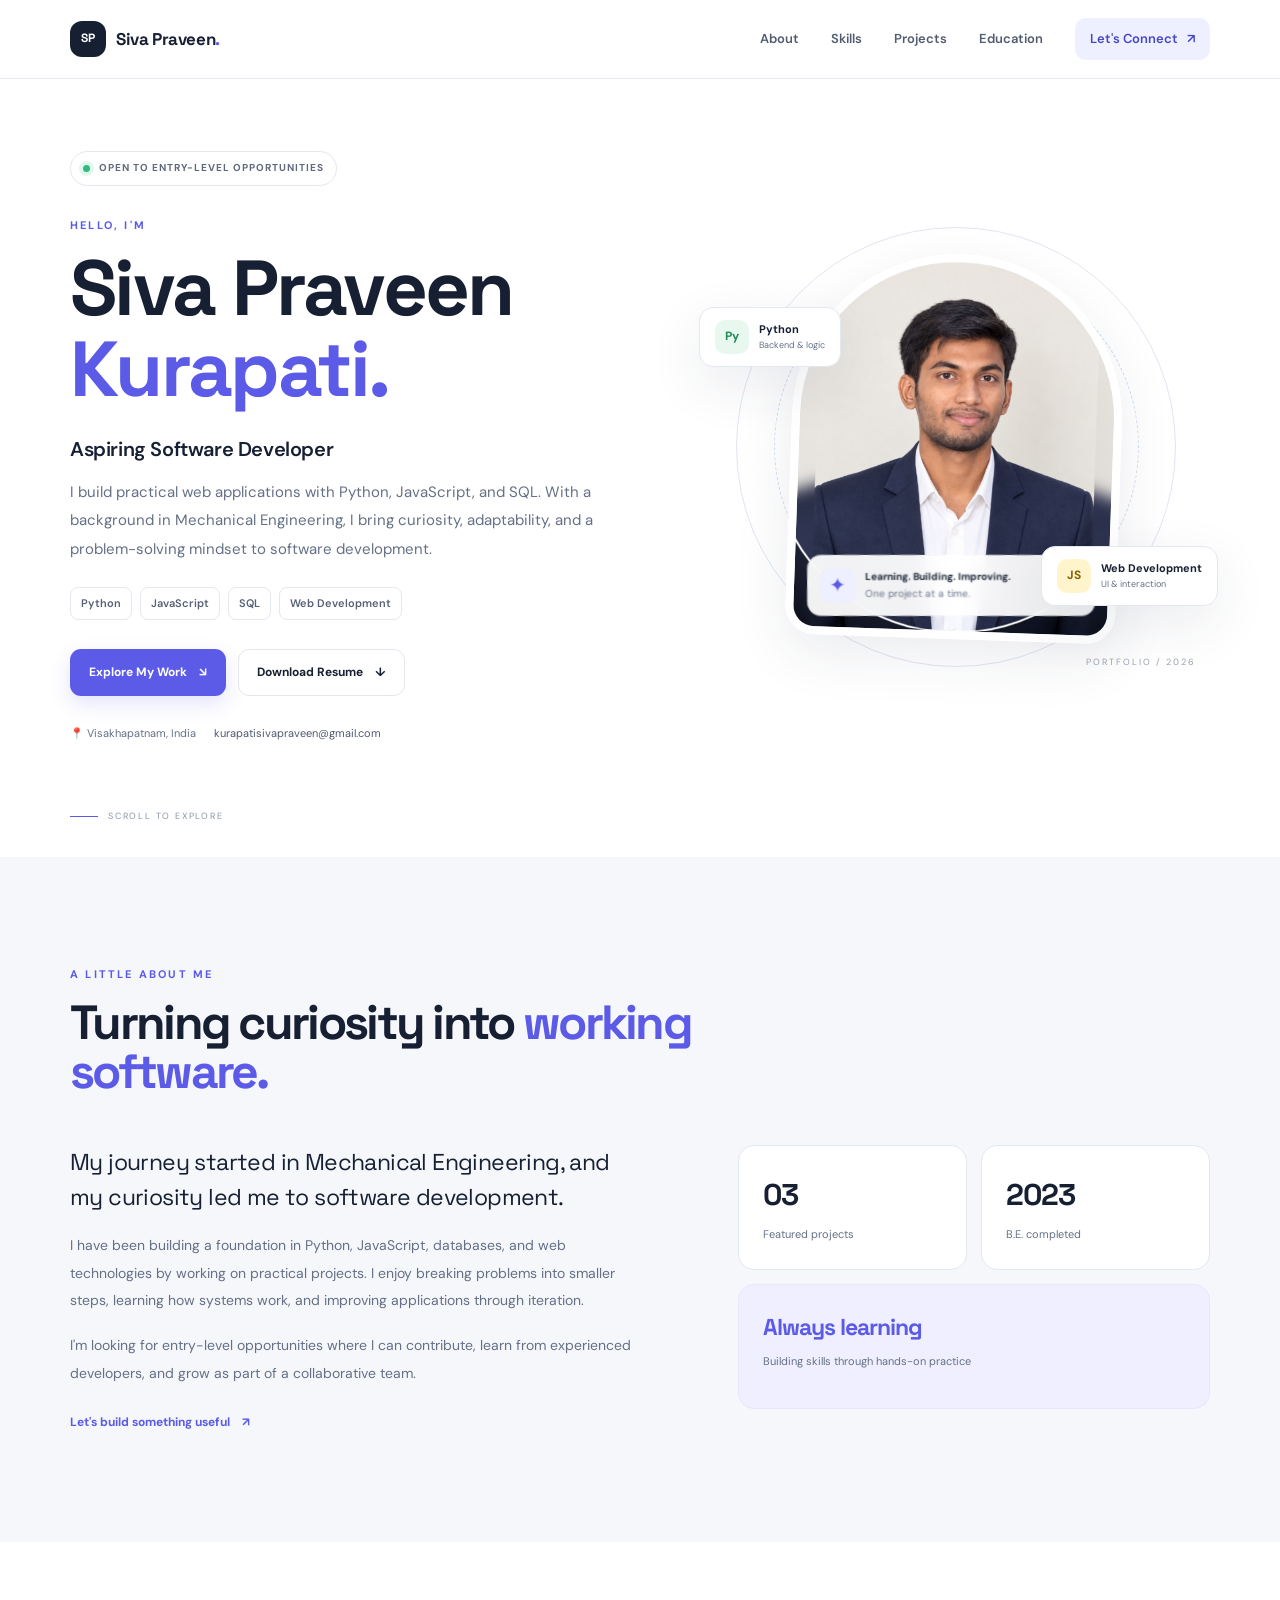
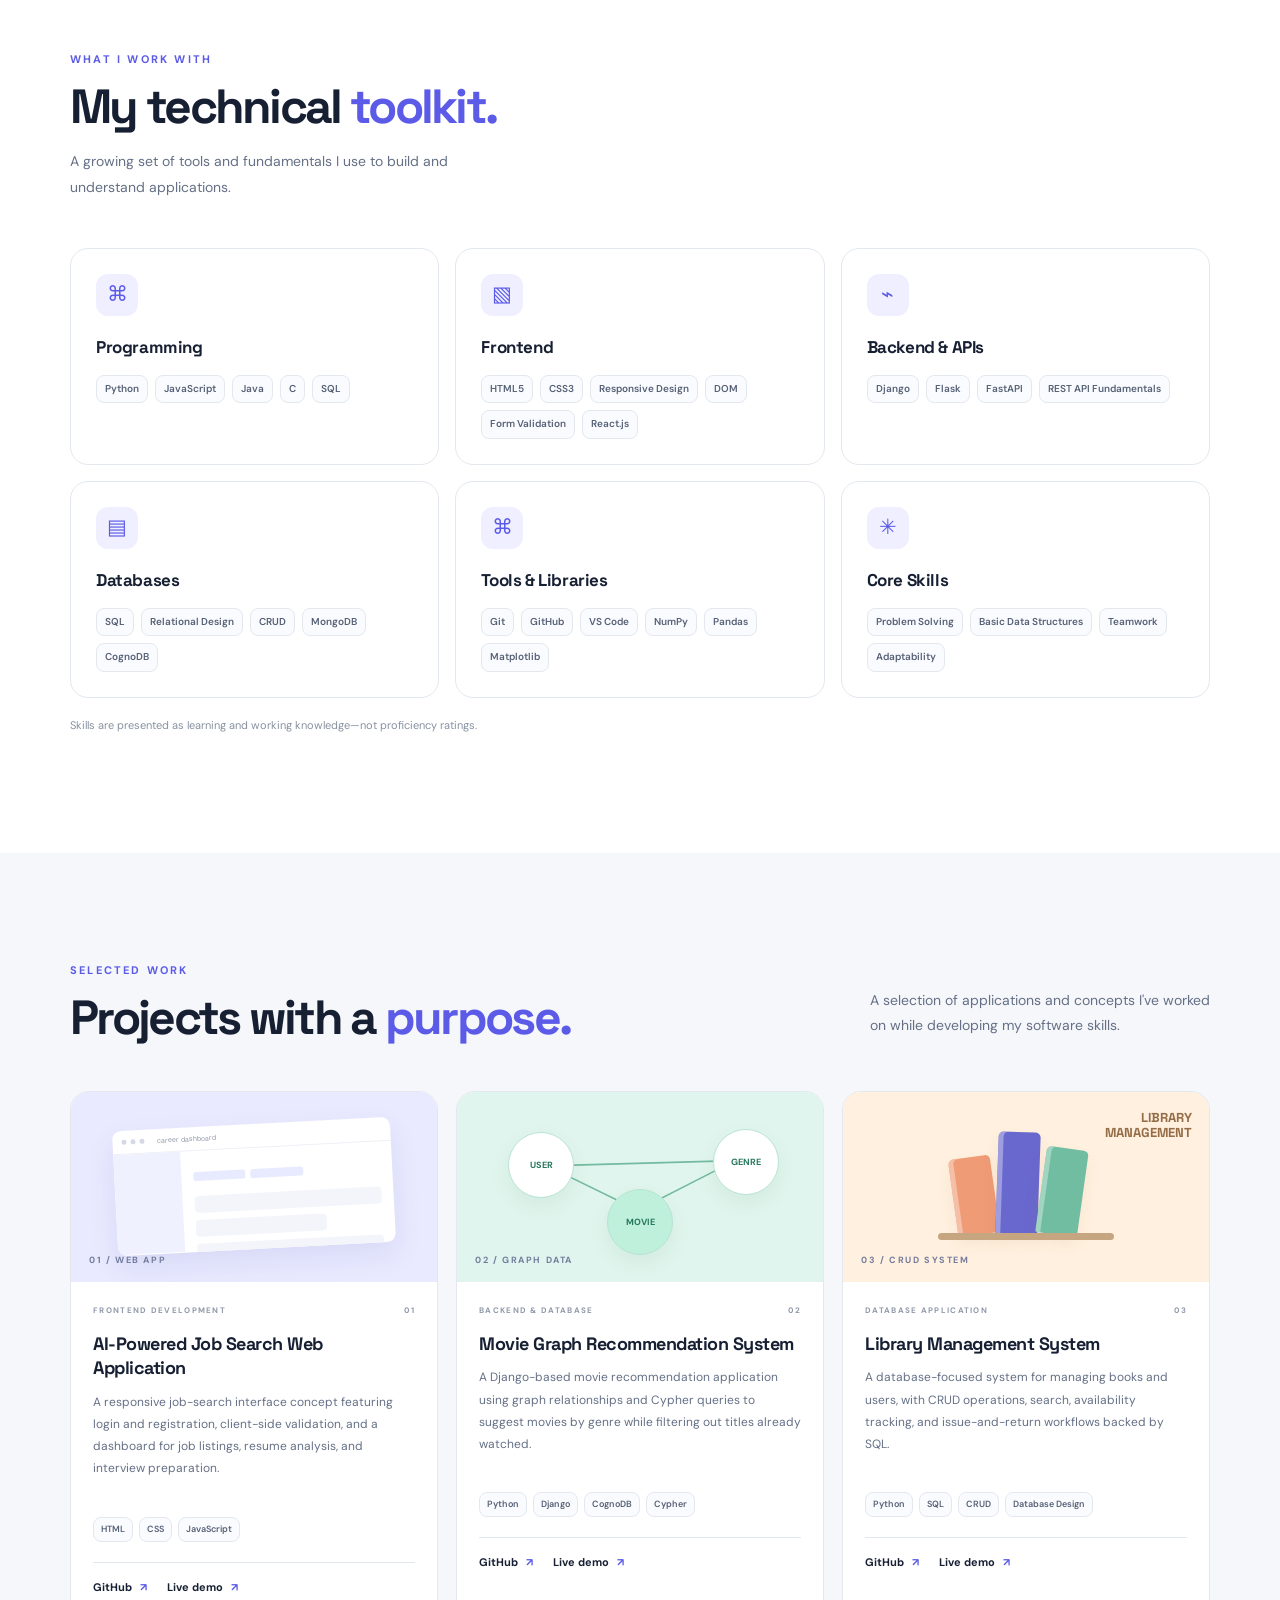
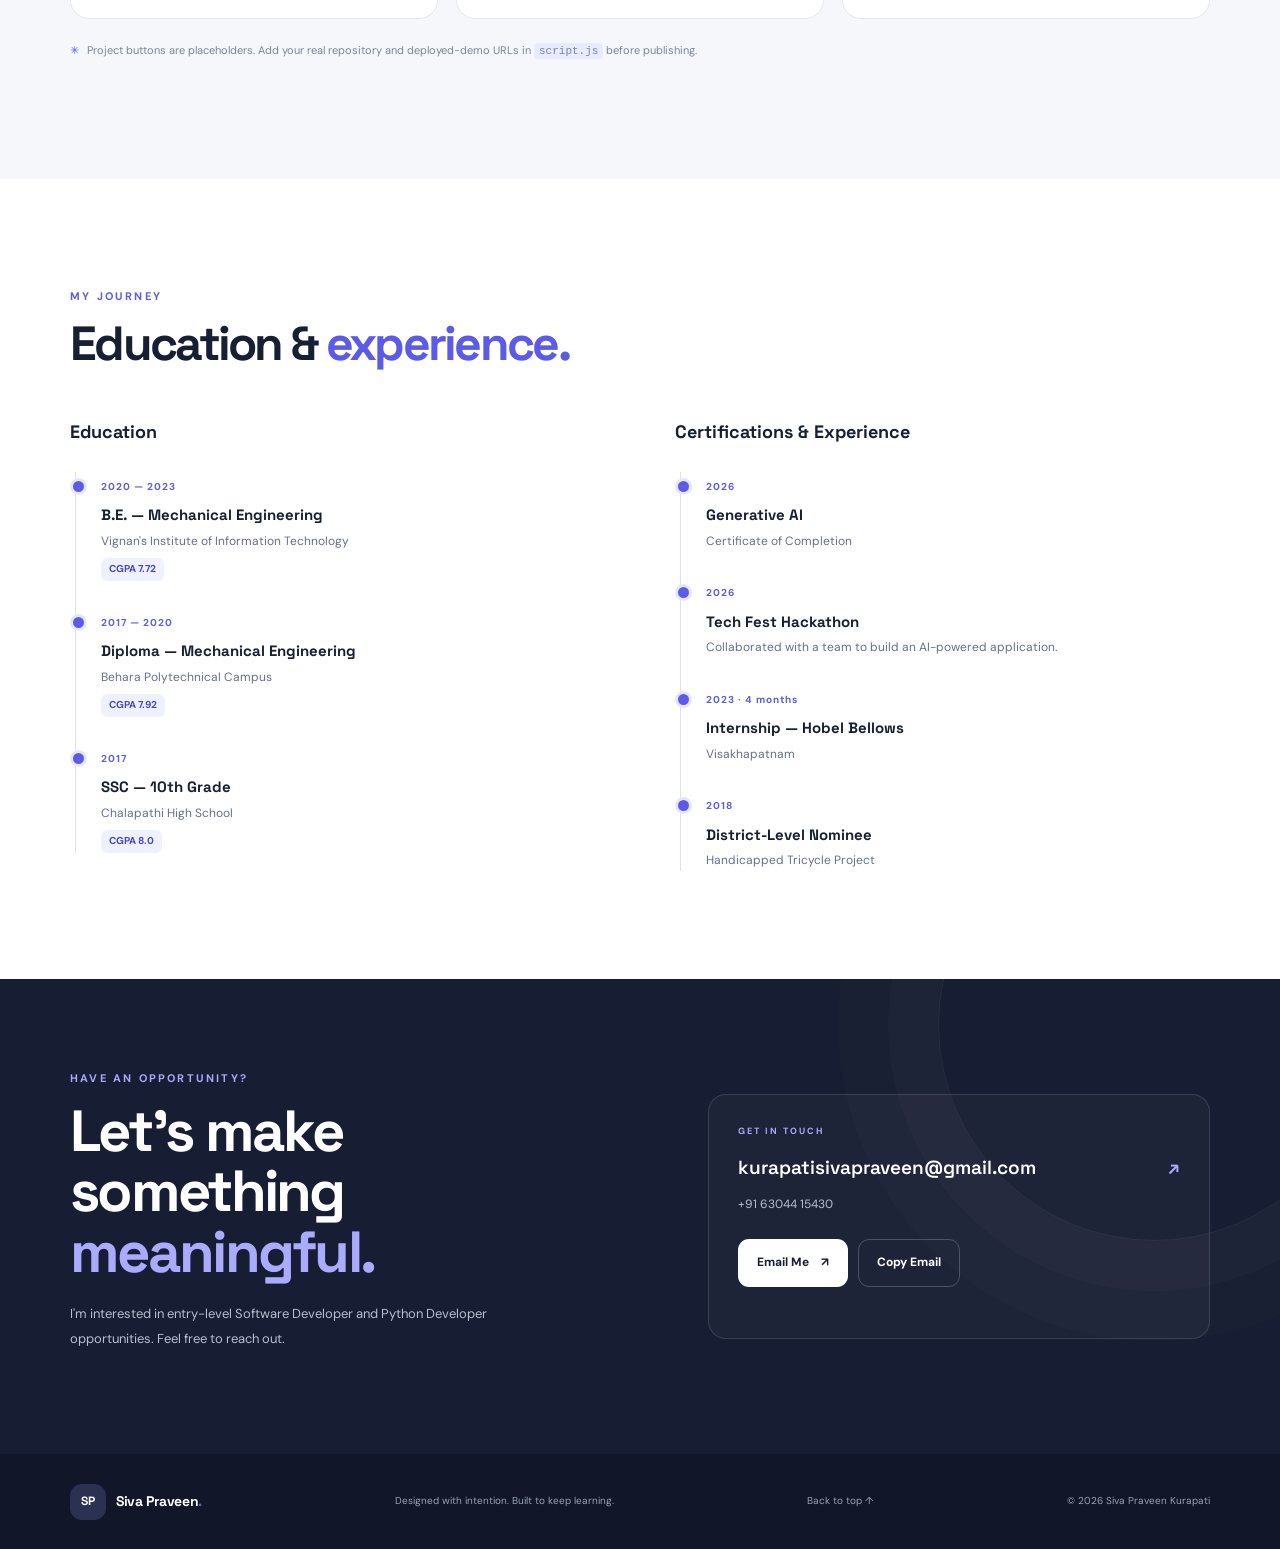
<file: index.html>
<!DOCTYPE html>
<html lang="en">
<head>
  <meta charset="UTF-8">
  <meta name="viewport" content="width=device-width, initial-scale=1.0">
  <meta name="description" content="Portfolio of Siva Praveen Kurapati, aspiring software developer skilled in Python, JavaScript, SQL, and web development.">
  <meta name="theme-color" content="#f8fafc">
  <title>Siva Praveen Kurapati | Software Developer Portfolio</title>
  <link rel="preconnect" href="https://fonts.googleapis.com">
  <link rel="preconnect" href="https://fonts.gstatic.com" crossorigin>
  <link href="https://fonts.googleapis.com/css2?family=DM+Sans:wght@400;500;600;700&family=Space+Grotesk:wght@400;500;600;700&display=swap" rel="stylesheet">
  <link rel="stylesheet" href="style.css">
  <script src="script.js" defer></script>
</head>
<body>
  <a class="skip-link" href="#main">Skip to content</a>
  <header class="site-header">
    <nav class="nav container" aria-label="Main navigation">
      <a class="brand" href="#home" aria-label="Siva Praveen home"><span class="brand-mark">SP</span><span>Siva Praveen<span class="brand-dot">.</span></span></a>
      <button class="menu-toggle" aria-label="Open navigation menu" aria-expanded="false" aria-controls="nav-links"><span></span><span></span><span></span></button>
      <div class="nav-links" id="nav-links">
        <a href="#about">About</a>
        <a href="#skills">Skills</a>
        <a href="#projects">Projects</a>
        <a href="#education">Education</a>
        <a href="#contact" class="nav-cta">Let's Connect <span aria-hidden="true">↗</span></a>
      </div>
    </nav>
  </header>

  <main id="main">
    <section class="hero section container" id="home">
      <div class="hero-copy">
        <div class="availability"><span class="status-dot"></span> OPEN TO ENTRY-LEVEL OPPORTUNITIES</div>
        <p class="eyebrow">HELLO, I'M</p>
        <h1>Siva Praveen<br><span>Kurapati.</span></h1>
        <h2 class="hero-role">Aspiring Software Developer</h2>
        <p class="hero-description">I build practical web applications with Python, JavaScript, and SQL. With a background in Mechanical Engineering, I bring curiosity, adaptability, and a problem-solving mindset to software development.</p>
        <div class="hero-tags" aria-label="Key technologies">
          <span>Python</span><span>JavaScript</span><span>SQL</span><span>Web Development</span>
        </div>
        <div class="hero-actions">
          <a class="button button-primary" href="#projects">Explore My Work <span aria-hidden="true">↘</span></a>
          <a class="button button-secondary" href="./assets/resume.pdf" download data-resume-link>Download Resume <span aria-hidden="true">↓</span></a>
        </div>
        <div class="hero-contact"><span>📍 Visakhapatnam, India</span><a href="mailto:kurapatisivapraveen@gmail.com">kurapatisivapraveen@gmail.com</a></div>
      </div>
      <div class="hero-visual">
        <div class="visual-orbit orbit-one"></div><div class="visual-orbit orbit-two"></div>
        <div class="photo-frame">
          <img id="profile-photo" src="assets/siva pic0.png" alt="Placeholder for Siva Praveen's professional photo">
          <div class="photo-caption"><span class="caption-icon">✦</span><div><strong>Learning. Building. Improving.</strong><small>One project at a time.</small></div></div>
        </div>
        <div class="floating-card card-python"><span class="code-icon">Py</span><div><strong>Python</strong><small>Backend & logic</small></div></div>
        <div class="floating-card card-web"><span class="code-icon code-js">JS</span><div><strong>Web Development</strong><small>UI & interaction</small></div></div>
        <div class="visual-label">PORTFOLIO / 2026</div>
      </div>
      <a class="scroll-cue" href="#about"><span></span> SCROLL TO EXPLORE</a>
    </section>

    <section class="section section-soft" id="about">
      <div class="container">
        <div class="section-heading"><p class="eyebrow">A LITTLE ABOUT ME</p><h2>Turning curiosity into <span class="accent">working software.</span></h2></div>
        <div class="about-grid">
          <div class="about-main"><p class="lead">My journey started in Mechanical Engineering, and my curiosity led me to software development.</p><p>I have been building a foundation in Python, JavaScript, databases, and web technologies by working on practical projects. I enjoy breaking problems into smaller steps, learning how systems work, and improving applications through iteration.</p><p>I'm looking for entry-level opportunities where I can contribute, learn from experienced developers, and grow as part of a collaborative team.</p><a class="text-link" href="#contact">Let's build something useful <span>↗</span></a></div>
          <div class="about-stats">
            <div class="stat-card"><span class="stat-number">03</span><span class="stat-label">Featured projects</span></div>
            <div class="stat-card"><span class="stat-number">2023</span><span class="stat-label">B.E. completed</span></div>
            <div class="stat-card stat-wide"><span class="stat-number">Always learning</span><span class="stat-label">Building skills through hands-on practice</span></div>
          </div>
        </div>
      </div>
    </section>

    <section class="section container" id="skills">
      <div class="section-heading"><p class="eyebrow">WHAT I WORK WITH</p><h2>My technical <span class="accent">toolkit.</span></h2><p class="section-intro">A growing set of tools and fundamentals I use to build and understand applications.</p></div>
      <div class="skills-grid">
        <article class="skill-card"><div class="skill-icon">⌘</div><h3>Programming</h3><div class="skill-pills"><span>Python</span><span>JavaScript</span><span>Java</span><span>C</span><span>SQL</span></div></article>
        <article class="skill-card"><div class="skill-icon">▧</div><h3>Frontend</h3><div class="skill-pills"><span>HTML5</span><span>CSS3</span><span>Responsive Design</span><span>DOM</span><span>Form Validation</span><span>React.js</span></div></article>
        <article class="skill-card"><div class="skill-icon">⌁</div><h3>Backend & APIs</h3><div class="skill-pills"><span>Django</span><span>Flask</span><span>FastAPI</span><span>REST API Fundamentals</span></div></article>
        <article class="skill-card"><div class="skill-icon">▤</div><h3>Databases</h3><div class="skill-pills"><span>SQL</span><span>Relational Design</span><span>CRUD</span><span>MongoDB</span><span>CognoDB</span></div></article>
        <article class="skill-card"><div class="skill-icon">⌘</div><h3>Tools & Libraries</h3><div class="skill-pills"><span>Git</span><span>GitHub</span><span>VS Code</span><span>NumPy</span><span>Pandas</span><span>Matplotlib</span></div></article>
        <article class="skill-card"><div class="skill-icon">✳</div><h3>Core Skills</h3><div class="skill-pills"><span>Problem Solving</span><span>Basic Data Structures</span><span>Teamwork</span><span>Adaptability</span></div></article>
      </div>
      <p class="skills-note">Skills are presented as learning and working knowledge—not proficiency ratings.</p>
    </section>

    <section class="section section-soft" id="projects">
      <div class="container">
        <div class="section-heading section-heading-row"><div><p class="eyebrow">SELECTED WORK</p><h2>Projects with a <span class="accent">purpose.</span></h2></div><p class="section-intro">A selection of applications and concepts I've worked on while developing my software skills.</p></div>
        <div class="projects-grid">
          <article class="project-card">
            <div class="project-art art-job"><div class="art-window"><div class="window-top"><i></i><i></i><i></i><span>career dashboard</span></div><div class="dashboard-art"><div class="dash-sidebar"></div><div class="dash-content"><b></b><b></b><div class="dash-row"></div><div class="dash-row short"></div><div class="dash-row"></div></div></div></div><span class="art-index">01 / WEB APP</span></div>
            <div class="project-content"><div class="project-meta"><span>FRONTEND DEVELOPMENT</span><span>01</span></div><h3>AI-Powered Job Search Web Application</h3><p>A responsive job-search interface concept featuring login and registration, client-side validation, and a dashboard for job listings, resume analysis, and interview preparation.</p><div class="project-tags"><span>HTML</span><span>CSS</span><span>JavaScript</span></div><div class="project-links"><a href="#" class="project-link placeholder-link" data-link-type="github">GitHub <span>↗</span></a><a href="#" class="project-link placeholder-link" data-link-type="demo">Live demo <span>↗</span></a></div></div>
          </article>
          <article class="project-card">
            <div class="project-art art-movie"><div class="graph-node node-a">USER</div><div class="graph-node node-b">MOVIE</div><div class="graph-node node-c">GENRE</div><svg class="graph-lines" viewBox="0 0 320 180" aria-hidden="true"><line x1="72" y1="70" x2="158" y2="112"/><line x1="158" y1="112" x2="250" y2="65"/><line x1="72" y1="70" x2="250" y2="65"/></svg><span class="art-index">02 / GRAPH DATA</span></div>
            <div class="project-content"><div class="project-meta"><span>BACKEND & DATABASE</span><span>02</span></div><h3>Movie Graph Recommendation System</h3><p>A Django-based movie recommendation application using graph relationships and Cypher queries to suggest movies by genre while filtering out titles already watched.</p><div class="project-tags"><span>Python</span><span>Django</span><span>CognoDB</span><span>Cypher</span></div><div class="project-links"><a href="#" class="project-link placeholder-link" data-link-type="github">GitHub <span>↗</span></a><a href="#" class="project-link placeholder-link" data-link-type="demo">Live demo <span>↗</span></a></div></div>
          </article>
          <article class="project-card">
            <div class="project-art art-library"><div class="book book-one"></div><div class="book book-two"></div><div class="book book-three"></div><div class="library-base"></div><div class="library-label">LIBRARY<br>MANAGEMENT</div><span class="art-index">03 / CRUD SYSTEM</span></div>
            <div class="project-content"><div class="project-meta"><span>DATABASE APPLICATION</span><span>03</span></div><h3>Library Management System</h3><p>A database-focused system for managing books and users, with CRUD operations, search, availability tracking, and issue-and-return workflows backed by SQL.</p><div class="project-tags"><span>Python</span><span>SQL</span><span>CRUD</span><span>Database Design</span></div><div class="project-links"><a href="#" class="project-link placeholder-link" data-link-type="github">GitHub <span>↗</span></a><a href="#" class="project-link placeholder-link" data-link-type="demo">Live demo <span>↗</span></a></div></div>
          </article>
        </div>
        <p class="placeholder-note"><span>✳</span> Project buttons are placeholders. Add your real repository and deployed-demo URLs in <code>script.js</code> before publishing.</p>
      </div>
    </section>

    <section class="section container" id="education">
      <div class="section-heading"><p class="eyebrow">MY JOURNEY</p><h2>Education & <span class="accent">experience.</span></h2></div>
      <div class="journey-grid">
        <div><h3 class="column-title">Education</h3><div class="timeline">
          <article class="timeline-item"><span class="timeline-dot"></span><span class="timeline-date">2020 — 2023</span><h4>B.E. — Mechanical Engineering</h4><p>Vignan's Institute of Information Technology</p><span class="timeline-result">CGPA 7.72</span></article>
          <article class="timeline-item"><span class="timeline-dot"></span><span class="timeline-date">2017 — 2020</span><h4>Diploma — Mechanical Engineering</h4><p>Behara Polytechnical Campus</p><span class="timeline-result">CGPA 7.92</span></article>
          <article class="timeline-item"><span class="timeline-dot"></span><span class="timeline-date">2017</span><h4>SSC — 10th Grade</h4><p>Chalapathi High School</p><span class="timeline-result">CGPA 8.0</span></article>
        </div></div>
        <div><h3 class="column-title">Certifications & Experience</h3><div class="timeline">
          <article class="timeline-item"><span class="timeline-dot"></span><span class="timeline-date">2026</span><h4>Generative AI</h4><p>Certificate of Completion</p></article>
          <article class="timeline-item"><span class="timeline-dot"></span><span class="timeline-date">2026</span><h4>Tech Fest Hackathon</h4><p>Collaborated with a team to build an AI-powered application.</p></article>
          <article class="timeline-item"><span class="timeline-dot"></span><span class="timeline-date">2023 · 4 months</span><h4>Internship — Hobel Bellows</h4><p>Visakhapatnam</p></article>
          <article class="timeline-item"><span class="timeline-dot"></span><span class="timeline-date">2018</span><h4>District-Level Nominee</h4><p>Handicapped Tricycle Project</p></article>
        </div></div>
      </div>
    </section>

    <section class="contact-section" id="contact">
      <div class="container contact-inner"><div><p class="eyebrow">HAVE AN OPPORTUNITY?</p><h2>Let's make something<br><span>meaningful.</span></h2><p class="contact-description">I'm interested in entry-level Software Developer and Python Developer opportunities. Feel free to reach out.</p></div><div class="contact-card"><p class="contact-label">GET IN TOUCH</p><a class="contact-email" href="mailto:kurapatisivapraveen@gmail.com">kurapatisivapraveen@gmail.com <span>↗</span></a><a class="contact-phone" href="tel:+916304415430">+91 63044 15430</a><div class="contact-actions"><a class="button button-light" href="mailto:kurapatisivapraveen@gmail.com">Email Me <span>↗</span></a><button class="button button-outline-light" id="copy-email" type="button">Copy Email</button></div><p class="copy-status" id="copy-status" aria-live="polite"></p></div></div>
    </section>
  </main>

  <footer class="site-footer"><div class="container footer-inner"><a class="brand" href="#home"><span class="brand-mark">SP</span><span>Siva Praveen<span class="brand-dot">.</span></span></a><p>Designed with intention. Built to keep learning.</p><a href="#home" class="back-top">Back to top ↑</a><small>© <span id="year"></span> Siva Praveen Kurapati</small></div></footer>
</body>
</html>
</file>
<file: style.css>
:root{--ink:#172033;--muted:#657086;--line:#e3e8ef;--paper:#fff;--soft:#f5f7fb;--accent:#5b5be8;--accent-dark:#4646c7;--mint:#c9f3e4;--radius:22px;--shadow:0 18px 55px rgba(30,45,75,.09)}
*{box-sizing:border-box}html{scroll-behavior:smooth;scroll-padding-top:90px}body{margin:0;background:var(--paper);color:var(--ink);font-family:"DM Sans",sans-serif;line-height:1.65;-webkit-font-smoothing:antialiased}a{color:inherit;text-decoration:none}button{font:inherit}.container{width:min(1140px,calc(100% - 48px));margin-inline:auto}.section{padding:108px 0}.section-soft{background:var(--soft)}.skip-link{position:absolute;left:-999px;top:8px;background:white;padding:10px;z-index:100}.skip-link:focus{left:8px}.site-header{position:sticky;top:0;z-index:50;background:rgba(255,255,255,.9);backdrop-filter:blur(16px);border-bottom:1px solid rgba(227,232,239,.8)}.nav{height:78px;display:flex;align-items:center;justify-content:space-between}.brand{display:inline-flex;align-items:center;gap:10px;font-family:"Space Grotesk",sans-serif;font-weight:700;font-size:17px;letter-spacing:-.4px}.brand-mark{display:grid;place-items:center;width:36px;height:36px;background:var(--ink);color:white;border-radius:12px;font-size:12px;letter-spacing:0}.brand-dot{color:var(--accent)}.nav-links{display:flex;align-items:center;gap:32px;color:#515c70;font-size:13px;font-weight:600}.nav-links>a:not(.nav-cta):hover,.text-link:hover{color:var(--accent)}.nav-cta{background:#eff0ff;color:var(--accent-dark);padding:10px 15px;border-radius:11px}.nav-cta span{margin-left:6px}.menu-toggle{display:none;background:none;border:0;padding:8px}.menu-toggle span{display:block;width:23px;height:2px;background:var(--ink);margin:5px}
.hero{min-height:650px;display:grid;grid-template-columns:1.08fr .92fr;align-items:center;gap:36px;position:relative;padding-top:72px;padding-bottom:115px}.availability{display:inline-flex;align-items:center;gap:9px;padding:8px 12px;border:1px solid var(--line);border-radius:100px;font-size:10px;letter-spacing:1px;font-weight:700;color:#5e697d;margin-bottom:30px}.status-dot{width:7px;height:7px;border-radius:50%;background:#32b982;box-shadow:0 0 0 4px #e2f8ef}.eyebrow{font-size:11px;letter-spacing:2.2px;font-weight:700;color:var(--accent);margin:0 0 14px}.hero h1,.section-heading h2,.contact-inner h2{font-family:"Space Grotesk",sans-serif;letter-spacing:-2.7px;line-height:1.04;margin:0}.hero h1{font-size:clamp(52px,6.3vw,78px);font-weight:700}.hero h1 span{color:var(--accent)}.hero-role{font-size:20px;font-weight:600;margin:23px 0 12px;letter-spacing:-.4px}.hero-description{max-width:560px;color:var(--muted);font-size:15px;line-height:1.9;margin:0}.hero-tags{display:flex;flex-wrap:wrap;gap:8px;margin-top:24px}.hero-tags span,.project-tags span,.skill-pills span{font-size:11px;font-weight:600;border:1px solid var(--line);padding:6px 10px;border-radius:8px;color:#566176;background:#fff}.hero-actions{display:flex;gap:12px;flex-wrap:wrap;margin-top:29px}.button{display:inline-flex;align-items:center;justify-content:center;gap:12px;padding:13px 18px;border-radius:11px;border:1px solid transparent;font-size:12px;font-weight:700;transition:transform .2s,background .2s;cursor:pointer}.button:hover{transform:translateY(-2px)}.button-primary{background:var(--accent);color:white;box-shadow:0 8px 20px #5b5be82a}.button-primary:hover{background:var(--accent-dark)}.button-secondary{border-color:var(--line);background:white}.hero-contact{display:flex;gap:18px;flex-wrap:wrap;margin-top:28px;color:var(--muted);font-size:11px}.hero-contact a{color:#4d5870}.hero-contact a:hover{color:var(--accent)}.hero-visual{min-height:450px;position:relative;display:grid;place-items:center}.photo-frame{position:relative;z-index:2;width:min(330px,78%);height:385px;border-radius:180px 180px 32px 32px;overflow:hidden;background:linear-gradient(145deg,#e8eaff,#d8f5eb);border:8px solid white;box-shadow:var(--shadow);transform:rotate(2deg)}.photo-frame img{width:100%;height:100%;object-fit:cover}.photo-caption{position:absolute;bottom:15px;left:13px;right:13px;display:flex;align-items:center;gap:10px;padding:13px;background:rgba(255,255,255,.94);backdrop-filter:blur(12px);border-radius:14px;transform:rotate(-2deg)}.caption-icon{display:grid;place-items:center;width:35px;height:35px;border-radius:10px;background:#eeefff;color:var(--accent);font-size:20px}.photo-caption strong,.photo-caption small{display:block}.photo-caption strong{font-size:10px}.photo-caption small{font-size:10px;color:var(--muted)}.visual-orbit{position:absolute;border:1px solid #e1e5f3;border-radius:50%;width:440px;height:440px}.orbit-two{width:365px;height:365px;border-style:dashed;border-color:#d4d9ee}.floating-card{position:absolute;z-index:3;display:flex;align-items:center;gap:10px;padding:12px 15px;background:white;border:1px solid var(--line);border-radius:14px;box-shadow:var(--shadow)}.floating-card strong,.floating-card small{display:block}.floating-card strong{font-size:11px}.floating-card small{font-size:9px;color:var(--muted)}.code-icon{display:grid;place-items:center;width:34px;height:34px;border-radius:10px;background:#e9f8ef;color:#208b59;font-size:12px;font-weight:700}.code-js{background:#fff4cc;color:#856100}.card-python{top:85px;left:-3px}.card-web{bottom:66px;right:-8px}.visual-label{position:absolute;bottom:2px;right:14px;font-size:9px;letter-spacing:2px;color:#9aa3b3}.scroll-cue{position:absolute;bottom:34px;left:0;display:flex;align-items:center;gap:10px;font-size:9px;letter-spacing:1.8px;color:#8b95a7}.scroll-cue span{display:block;width:28px;height:1px;background:var(--accent)}
.section-heading{max-width:680px;margin-bottom:48px}.section-heading h2{font-size:clamp(34px,4.2vw,48px)}.accent{color:var(--accent)}.section-intro{color:var(--muted);font-size:14px;max-width:450px;margin:17px 0 0;line-height:1.8}.about-grid{display:grid;grid-template-columns:1.1fr .9fr;gap:90px;align-items:start}.about-main p{font-size:14px;color:var(--muted);line-height:1.95;margin:0 0 18px}.about-main .lead{font-family:"Space Grotesk",sans-serif;color:var(--ink);font-size:23px;line-height:1.5;letter-spacing:-.6px}.text-link{display:inline-flex;gap:12px;color:var(--accent);font-weight:700;font-size:12px;margin-top:8px}.about-stats{display:grid;grid-template-columns:1fr 1fr;gap:14px}.stat-card{padding:24px;border:1px solid var(--line);background:white;border-radius:16px;min-height:125px}.stat-number{display:block;font-family:"Space Grotesk",sans-serif;font-size:30px;letter-spacing:-1px;font-weight:700}.stat-label{display:block;font-size:11px;color:var(--muted);margin-top:5px}.stat-wide{grid-column:1/-1;background:#efefff;border-color:#e6e6ff}.stat-wide .stat-number{font-size:23px;color:var(--accent)}
.skills-grid{display:grid;grid-template-columns:repeat(3,1fr);gap:16px}.skill-card{padding:25px;border:1px solid var(--line);border-radius:18px;transition:transform .2s,box-shadow .2s}.skill-card:hover{transform:translateY(-4px);box-shadow:var(--shadow)}.skill-icon{display:grid;place-items:center;width:42px;height:42px;border-radius:12px;background:#efefff;color:var(--accent);font-size:21px}.skill-card h3{font-family:"Space Grotesk",sans-serif;font-size:17px;margin:17px 0 14px;letter-spacing:-.4px}.skill-pills{display:flex;flex-wrap:wrap;gap:7px}.skill-pills span{font-size:10px;padding:5px 8px;background:#fafbfe}.skills-note{font-size:11px;color:#8791a1;margin-top:18px}
.section-heading-row{display:flex;align-items:end;justify-content:space-between;gap:40px;max-width:none}.section-heading-row .section-intro{max-width:340px;margin:0 0 5px}.projects-grid{display:grid;grid-template-columns:repeat(3,1fr);gap:18px}.project-card{background:white;border:1px solid var(--line);border-radius:19px;overflow:hidden;transition:transform .25s,box-shadow .25s}.project-card:hover{transform:translateY(-5px);box-shadow:var(--shadow)}.project-art{height:190px;position:relative;overflow:hidden;display:grid;place-items:center}.art-job{background:#e9eaff}.art-index{position:absolute;left:18px;bottom:14px;font-size:9px;font-weight:700;letter-spacing:1.6px;color:#747c9d}.art-window{width:76%;height:125px;background:white;border-radius:9px;overflow:hidden;box-shadow:0 12px 28px #434aa51a;transform:rotate(-3deg)}.window-top{height:24px;border-bottom:1px solid #edf0f5;display:flex;align-items:center;gap:4px;padding:0 9px}.window-top i{width:5px;height:5px;border-radius:50%;background:#d5d9e7}.window-top span{margin-left:8px;font-size:7px;color:#9299ab}.dashboard-art{display:flex;height:100px}.dash-sidebar{width:24%;background:#f0f1ff}.dash-content{padding:12px;flex:1}.dash-content b{display:inline-block;width:28%;height:9px;background:#e8eaff;border-radius:3px;margin-right:5px}.dash-row{height:17px;background:#f3f5fa;border-radius:4px;margin-top:7px}.dash-row.short{width:70%}.art-movie{background:#e0f5ed}.graph-node{position:absolute;z-index:2;display:grid;place-items:center;width:66px;height:66px;border-radius:50%;background:white;border:1px solid #b9e3d5;color:#28785e;font-size:9px;font-weight:700;box-shadow:0 8px 20px #256b5412}.node-a{top:40px;left:14%}.node-b{bottom:27px;left:41%;background:#bff0dc}.node-c{top:37px;right:12%}.graph-lines{position:absolute;width:100%;height:100%;stroke:#73bba0;stroke-width:1.5;fill:none}.art-library{background:#fff0df}.book{position:absolute;bottom:47px;width:42px;border-radius:5px 5px 2px 2px;box-shadow:inset 5px 0 rgba(255,255,255,.35),0 8px 16px #9d6a3415}.book-one{height:78px;left:30%;background:#ef9b76;transform:rotate(-8deg)}.book-two{height:103px;left:42%;background:#6968ce;transform:rotate(2deg)}.book-three{height:87px;left:54%;background:#70bda1;transform:rotate(8deg)}.library-base{position:absolute;bottom:42px;width:48%;height:7px;background:#c6a581;border-radius:5px}.library-label{position:absolute;right:17px;top:19px;font-family:"Space Grotesk",sans-serif;font-size:13px;font-weight:700;line-height:1.15;color:#946d47;text-align:right}.project-content{padding:22px}.project-meta{display:flex;justify-content:space-between;color:#9099aa;font-size:8px;letter-spacing:1.3px;font-weight:700}.project-content h3{font-family:"Space Grotesk",sans-serif;font-size:18px;line-height:1.35;letter-spacing:-.5px;margin:15px 0 10px}.project-content p{font-size:12px;color:var(--muted);line-height:1.85;min-height:110px;margin:0}.project-tags{display:flex;flex-wrap:wrap;gap:6px;margin-top:16px}.project-tags span{font-size:9px;padding:4px 7px;background:#fafbfe}.project-links{display:flex;gap:20px;border-top:1px solid var(--line);margin-top:20px;padding-top:15px}.project-link{font-size:11px;font-weight:700}.project-link span{color:var(--accent);margin-left:5px}.project-link:hover{color:var(--accent)}.placeholder-note{font-size:11px;color:#7b8597;margin-top:22px}.placeholder-note span{color:var(--accent);margin-right:5px}.placeholder-note code{background:#e8eaff;padding:2px 5px;border-radius:4px}
.journey-grid{display:grid;grid-template-columns:1fr 1fr;gap:70px}.column-title{font-family:"Space Grotesk",sans-serif;font-size:18px;margin:0 0 25px}.timeline{border-left:1px solid #dce1ec;margin-left:5px;padding-left:25px}.timeline-item{position:relative;padding:0 0 27px}.timeline-item:last-child{padding-bottom:0}.timeline-dot{position:absolute;left:-31px;top:6px;width:11px;height:11px;background:var(--accent);border:3px solid #e6e7ff;border-radius:50%;box-sizing:content-box}.timeline-date{font-size:10px;letter-spacing:1px;color:var(--accent);font-weight:700}.timeline-item h4{font-family:"Space Grotesk",sans-serif;font-size:15px;margin:5px 0 3px}.timeline-item p{font-size:12px;color:var(--muted);margin:0;line-height:1.7}.timeline-result{display:inline-block;margin-top:7px;background:#f0f1ff;color:var(--accent-dark);font-size:10px;font-weight:700;padding:3px 8px;border-radius:6px}
.contact-section{background:#171d32;color:white;padding:90px 0;overflow:hidden;position:relative}.contact-section:before{content:"";position:absolute;width:430px;height:430px;border:1px solid #ffffff12;border-radius:50%;right:-90px;top:-170px;box-shadow:0 0 0 50px #ffffff05,0 0 0 100px #ffffff03}.contact-inner{position:relative;display:grid;grid-template-columns:1fr .9fr;align-items:center;gap:80px}.contact-inner .eyebrow{color:#a9a9ff}.contact-inner h2{font-size:clamp(38px,5vw,58px)}.contact-inner h2 span{color:#aaaaff}.contact-description{max-width:420px;color:#b8bfd0;font-size:13px;line-height:1.9;margin-top:20px}.contact-card{padding:29px;border:1px solid #ffffff20;background:#ffffff08;border-radius:18px}.contact-label{font-size:9px;letter-spacing:2px;color:#a9a9ff;font-weight:700;margin:0 0 13px}.contact-email{display:flex;justify-content:space-between;gap:10px;align-items:center;font-family:"Space Grotesk",sans-serif;font-size:clamp(14px,1.8vw,19px);font-weight:600;overflow-wrap:anywhere}.contact-email span{color:#aaaaff}.contact-phone{display:inline-block;color:#b8bfd0;font-size:12px;margin-top:12px}.contact-actions{display:flex;gap:10px;margin-top:23px;flex-wrap:wrap}.button-light{background:white;color:#171d32}.button-outline-light{background:transparent;border-color:#ffffff35;color:white}.copy-status{font-size:11px;color:#b8bfd0;min-height:14px;margin:8px 0 0}.site-footer{background:#111629;color:#9aa3b6}.footer-inner{min-height:95px;display:flex;align-items:center;justify-content:space-between;gap:20px;flex-wrap:wrap}.site-footer .brand{color:white;font-size:14px}.site-footer .brand-mark{background:#2b3150}.footer-inner p,.footer-inner small,.back-top{font-size:10px}.back-top:hover{color:white}
@media(max-width:900px){.hero{grid-template-columns:1fr 0.8fr;gap:15px}.hero h1{font-size:58px}.hero-visual{min-height:390px}.photo-frame{height:325px}.visual-orbit{width:350px;height:350px}.orbit-two{width:295px;height:295px}.card-python{left:-10px}.card-web{right:-4px}.about-grid{gap:40px}.skills-grid{grid-template-columns:repeat(2,1fr)}.projects-grid{grid-template-columns:repeat(2,1fr)}.project-card:last-child{grid-column:1/-1;display:grid;grid-template-columns:.8fr 1.2fr}.project-card:last-child .project-art{height:100%;min-height:280px}.project-content p{min-height:unset}.contact-inner{gap:35px}}
@media(max-width:650px){.container{width:min(100% - 36px,520px)}.section{padding:76px 0}.nav{height:68px}.menu-toggle{display:block}.nav-links{display:none;position:absolute;top:67px;left:0;right:0;padding:18px;background:white;border-bottom:1px solid var(--line);flex-direction:column;gap:18px;align-items:stretch}.nav-links.open{display:flex}.nav-links a{padding:7px}.nav-cta{text-align:center}.hero{grid-template-columns:1fr;padding-top:55px;padding-bottom:86px;gap:22px}.availability{margin-bottom:22px;font-size:9px}.hero h1{font-size:clamp(52px,14vw,70px)}.hero-role{font-size:18px}.hero-description{font-size:13px}.hero-visual{min-height:390px;margin-top:0}.photo-frame{height:330px;width:260px}.visual-orbit{width:340px;height:340px}.orbit-two{width:290px;height:290px}.card-python{top:60px;left:0}.card-web{bottom:50px;right:0}.visual-label{right:0;bottom:0}.scroll-cue{bottom:28px}.section-heading{margin-bottom:34px}.section-heading h2{letter-spacing:-1.7px}.about-grid,.journey-grid,.contact-inner{grid-template-columns:1fr;gap:35px}.about-main .lead{font-size:21px}.about-stats{gap:10px}.stat-card{padding:19px;min-height:110px}.stat-number{font-size:25px}.skills-grid{gap:11px}.skill-card{padding:17px}.skill-card h3{font-size:15px}.skill-pills span{font-size:9px}.section-heading-row{display:block}.section-heading-row .section-intro{margin-top:16px}.projects-grid{grid-template-columns:1fr}.project-card:last-child{grid-column:auto;display:block}.project-card:last-child .project-art{height:190px;min-height:0}.project-content{padding:20px}.project-content p{font-size:12px}.contact-section{padding:70px 0}.contact-inner h2{letter-spacing:-1.7px}.contact-card{padding:22px}.footer-inner{padding:22px 0;justify-content:center;text-align:center;flex-direction:column;gap:9px}.footer-inner p{margin:0}.back-top{margin-top:5px}}
@media(prefers-reduced-motion:reduce){html{scroll-behavior:auto}*,*:before,*:after{animation-duration:.01ms!important;animation-iteration-count:1!important;transition-duration:.01ms!important}}
</file>
